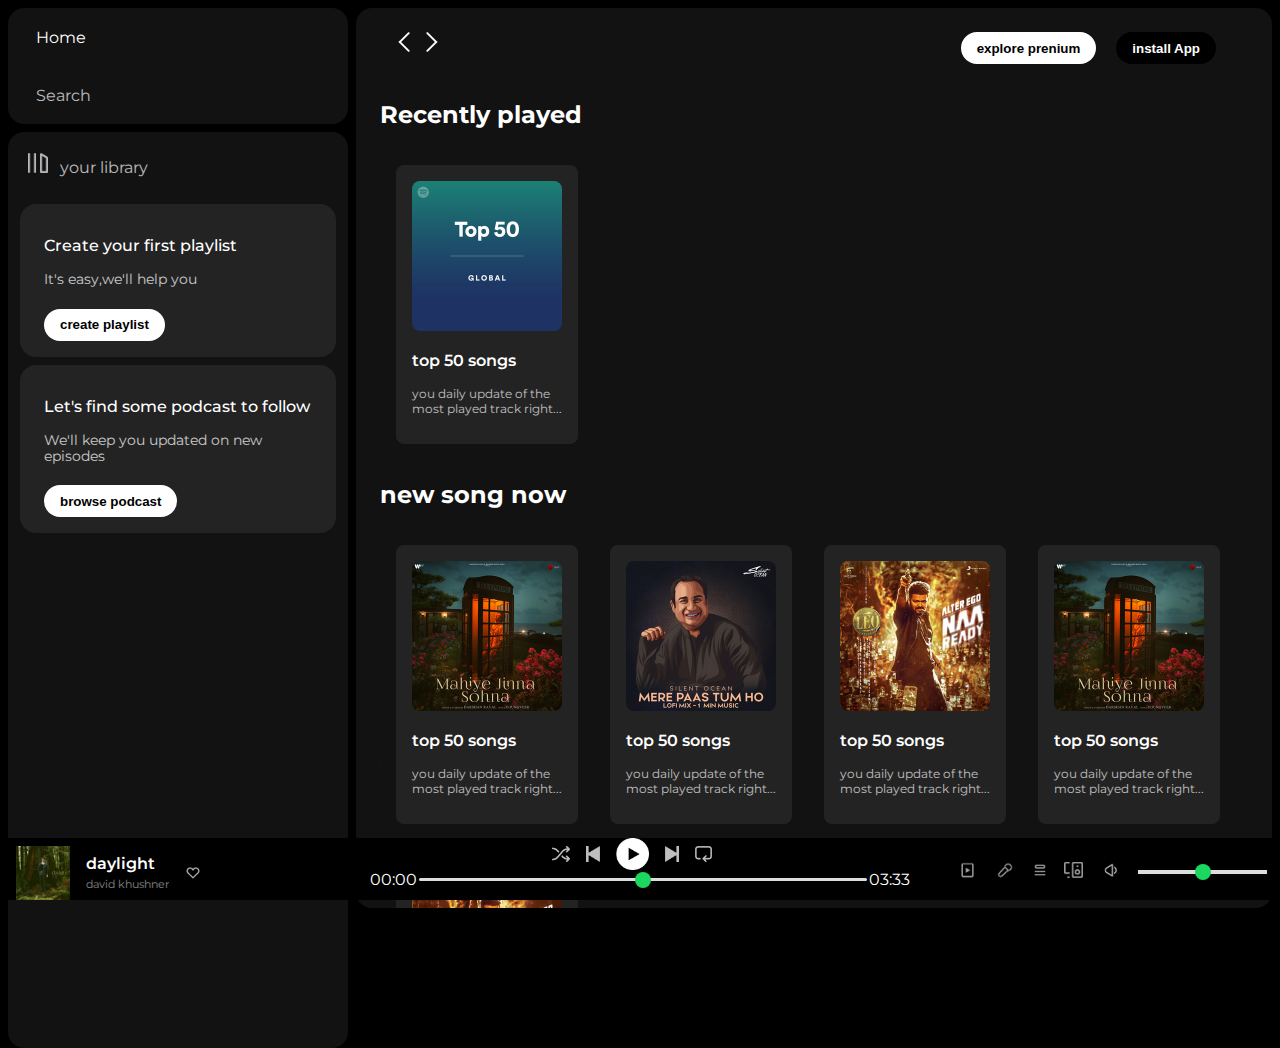
<file: index.html>
<!DOCTYPE html>
<html lang="en">
  <head>
    <meta charset="UTF-8" />
    <meta name="viewport" content="width=device-width, initial-scale=1.0" />

    <link
      rel="stylesheet"
      href="https://cdnjs.cloudflare.com/ajax/libs/font-awesome/6.6.0/css/all.min.css"
      integrity="sha512-Kc323vGBEqzTmouAECnVceyQqyqdsSiqLQISBL29aUW4U/M7pSPA/gEUZQqv1cwx4OnYxTxve5UMg5GT6L4JJg=="
      crossorigin="anonymous"
      referrerpolicy="no-referrer"
    />
    <link rel="icon" href="./spotify/logo.png" />
    <title>Spotify - Web Player: Music for everyone</title>

    <link rel="stylesheet" href="style.css">

    <link rel="preconnect" href="https://fonts.googleapis.com" />
    <link rel="preconnect" href="https://fonts.gstatic.com" crossorigin />
    <link
      href="https://fonts.googleapis.com/css2?family=Montserrat:ital,wght@0,100..900;1,100..900&display=swap"
      rel="stylesheet"
    />
  </head>
  <body>
    <div class="main">
      <div class="sidebar">
        <div class="nav">
          <div class="nav-option" style="opacity: 1;">
            <i class="fa-solid fa-house"></i>
            <a href="#">Home</a>
          </div>
          <div class="nav-option">
            <i class="fa-solid fa-magnifying-glass"></i>
            <a href="#">Search</a>
          </div>
        </div>

        <div class="library">
          <div class="option">
            <div class="lib-option nav-option">
            <img src="./spotify/library_icon.png" alt="library">
            <a href="#">your library</a>
            </div>

            <div class="icon">
              <i class="fa-solid fa-plus"></i>
              <i class="fa-solid fa-arrow-right"></i>
            </div>
          </div>
          <div class="box">
            <p class="box-1">Create your first playlist</p>
            <p class="box-2">It's easy,we'll help you</p>
            <button class="badge">create playlist</button>
          </div>
          <div class="box">
            <p class="box-1">Let's find some podcast to follow</p>
            <p class="box-2">We'll keep you updated on new episodes</p>
            <button class="badge">browse podcast</button>
          </div>
        </div>

       </div>
       <div class="main_content">
          <div class="sticky-nav">
            <div class="sticky-nav-icons">
            <img src="./spotify/backward_icon.png" alt="backward_icon">
            <img src="./spotify/forward_icon.png" alt="forward_icon" class="hide">
            </div>
            <div class="sticky-nav-option">
            <button class="badge common hide">explore prenium</button>
            <button class="badge common dark-badge"><i class="fa-regular fa-circle-down"></i> install App</button>
            <i class="fa-regular fa-user common"></i>
            </div>
          </div>
            <h2>Recently played</h2>
              <div class="card-container">
                <div class="card">
                  <img src="./spotify/card1img.jpeg" alt="top" class="card-img">
                  <p class="card-tittle">top 50 songs</p>
                  <p class="card-info">you daily update of the most played track right...</p>
                </div>
              </div>
              <h2>new song now</h2>
              <div class="card-container">
                <div class="card">
                  <img src="./spotify/card2img.jpeg" alt="top" class="card-img">
                  <p class="card-tittle">top 50 songs</p>
                  <p class="card-info">you daily update of the most played track right...</p>
                </div>

                <div class="card">
                  <img src="./spotify/card3img.jpeg" alt="top" class="card-img">
                  <p class="card-tittle">top 50 songs</p>
                  <p class="card-info">you daily update of the most played track right...</p>
                </div>

                <div class="card">
                  <img src="./spotify/card4img.jpeg" alt="top" class="card-img">
                  <p class="card-tittle">top 50 songs</p>
                  <p class="card-info">you daily update of the most played track right...</p>
                </div>

                <div class="card">
                  <img src="./spotify/card2img.jpeg" alt="top" class="card-img">
                  <p class="card-tittle">top 50 songs</p>
                  <p class="card-info">you daily update of the most played track right...</p>
                </div>

                <div class="card">
                  <img src="./spotify/card4img.jpeg" alt="top" class="card-img">
                  <p class="card-tittle">top 50 songs</p>
                  <p class="card-info">you daily update of the most played track right...</p>
                </div>
              </div>
              <h2>feature chart</h2>
              <div class="card-container">
                <div class="card">
                  <img src="./spotify/card5img.jpeg" alt="top" class="card-img">
                  <p class="card-tittle">top 50 songs</p>
                  <p class="card-info">you daily update of the most played track right...</p>
                </div>
                <div class="card">
                  <img src="./spotify/card6img.jpeg" alt="top" class="card-img">
                  <p class="card-tittle">top 50 songs</p>
                  <p class="card-info">you daily update of the most played track right...</p>
                </div>
           </div>
            <div class="footer">
              <div class="line"></div>
            </div>
           <br><br><br><br><br><br>
      </div>
      <div class="music-player">
        <div class="album">
            <div class="album-content">
              <img src="./spotify/homeword/album_picture.jpeg" class="album-image album-common">
              <div class="album-common" id="para">
              <div><a class="name">daylight</a></div>
              <div><a class="singer">david khushner</a></div>
              </div>
              <img src="./spotify/homeword/album_icon1.png" alt="icon" class="album-icon album-common">
            </div>
        </div>
        <div class="player">
          <div class="player-control">
            <img src="./spotify/player_icon1.png" class="player-control-icon">
            <img src="./spotify/player_icon2.png" class="player-control-icon">
            <img src="./spotify/player_icon3.png" class="player-control-icon" style="opacity: 1; height: 2rem;">
            <img src="./spotify/player_icon4.png" class="player-control-icon">
            <img src="./spotify/player_icon5.png" class="player-control-icon">
          </div>
          <div class="playback-bar">
            <span class="progress-time">00:00</span>
            <input type="range" min="0" max="100" class="process-bar" step="1">
            <span class="progress-time">03:33</span>
          </div>
        </div>
        <div class="control">
          <div class="control-content">
            <img src="./spotify/homeword/controls_icon1.png" class="control-icon">
            <img src="./spotify/homeword/controld_icon2.png" class="control-icon">
            <img src="./spotify/homeword/controls_icon3.png" class="control-icon unique">
            <img src="./spotify/homeword/controls_icon4.png" class="control-icon unique">
            <img src="./spotify/homeword/controls_icon5.png" class="control-icon">
            <input type="range" class="process-bar2 control-icon">
          </div>
        </div>
      </div>
    </div>
  </body>
</html>
</file>
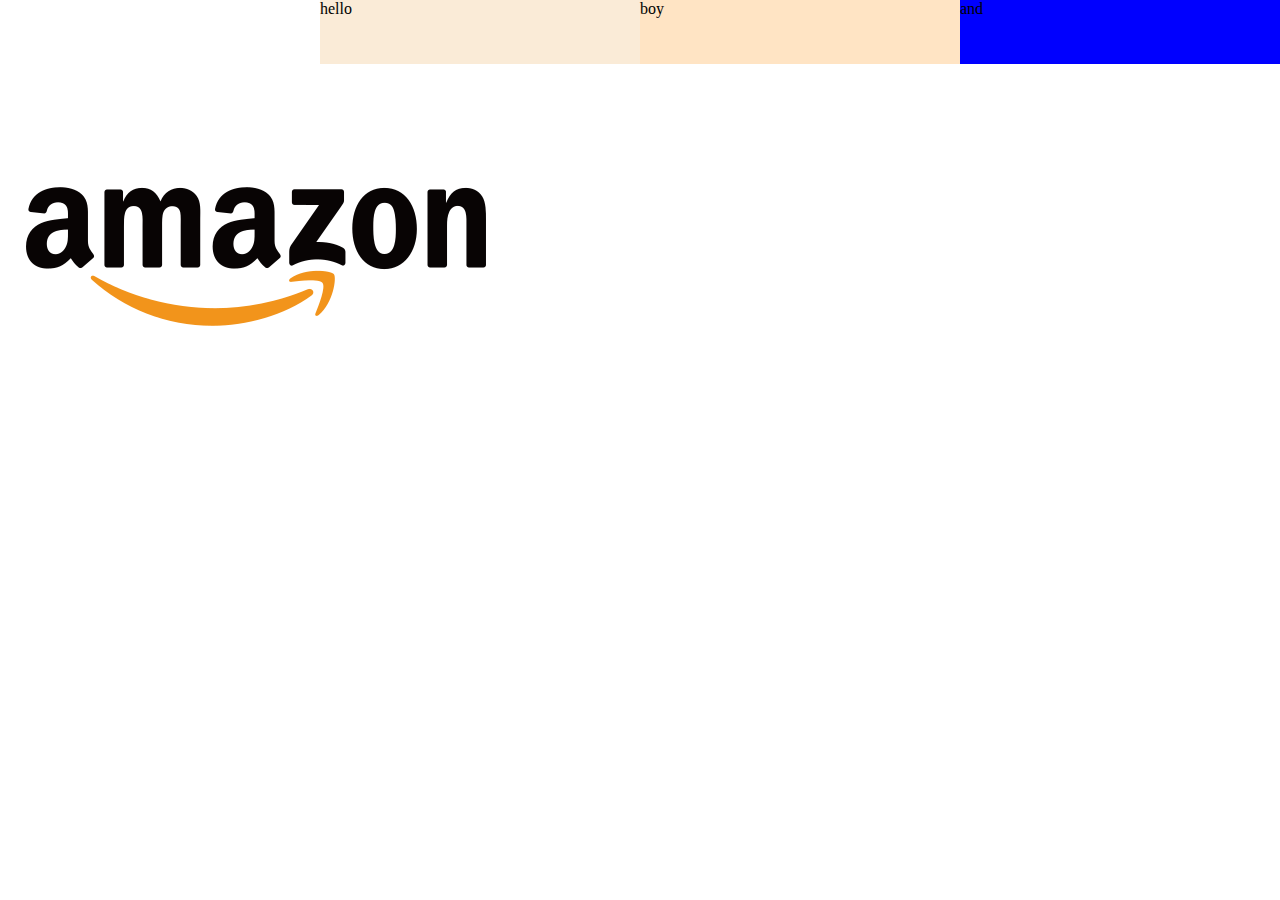
<file: amazon/amazon.html>
<!DOCTYPE html>
<html lang="en">
  <head>
    <meta charset="UTF-8" />
    <meta name="viewport" content="width=device-width, initial-scale=1.0" />
    <link rel="icon" href="amazon_logo_icon_147320.png">
    <title>online shoping site in india:shope online for mobile</title>
    <link rel="stylesheet" href="amazon.css">
  </head>
  <body>
    <div class="main">
        <div class="main_nav">
            <div class="logo"><img src="./amazon.png" alt="amazon"></div>
            <div class="location">hello</div>
            <div class="search">boy</div>
            <div class="login">and</div>
        </div>
        <div class="nav"></div>
        <div class="offer_page"></div>
        <div class="items"></div>
    </div>
  </body>
</html>
</file>
<file: style.css>
body{
    font-family: "Montserrat", sans-serif;
    font-weight: 500px;
    margin: 0;
    overflow: auto;
    background-color: #000;
    color: #fff;
    
}
.main{
    display: flex;
    height: 100vh;
    padding: 0.5rem;
}
.sidebar{
    background-color: black;
    width: 340px;
    border-radius: 1rem;
    margin-right: 0.5rem;
    /* overflow: auto; */
    -ms-overflow-style: none;
    height: 100vh;
}
.main_content{
    background-color:  #121212;
    flex: 1;
    overflow: auto; 
    border-radius: 1rem;
    width: 100vh;
    padding: 0 1.5rem 0 1.5rem;
}
.music-player{ /*isko change hi nahi kiye thai. */
    background-color: black;
    position: fixed;
    bottom: 0;
    left: 0;
    width: 100%;
    height: 62px;
}
a{
    text-decoration: none;
    color: #fff;
}
.nav{
    background-color: #121212;
    border-radius: 1rem;
    display: flex;
    flex-direction: column;
    height: 100px;
    justify-content: center;
    padding:0.5rem 0.75rem;
}
.nav-option{
   line-height: 2.5rem;
   opacity: 0.7;
   padding: 0.5rem;
}
.nav-option a{
   margin-left: 0.5rem;
   font-size: 1rem;
}
.nav-option:hover{
    opacity: 1;
}
.nav-option i{
    font-size: 1.25rem;
}
.option{
    display: flex;
    justify-content: space-between;
    align-items: center;
}
.library{
    background-color: #121212;
    border-radius: 1rem;
    height: 100vh;
    margin-top: 0.5rem;
    padding: 0.5rem 0.75rem;
}
.lib-option img{
    height: 1.25rem;
    width: 1.25rem;
}
.icon{
    height: 1rem;
    display: flex;
}
.icon i{
    opacity: 0.7;
    margin-right: 1rem;
}
.icon i:hover{
    opacity: 1;
}
.box{
    background-color: #232323;
    border-radius: 1rem;
    /* height: 8rem; */
    margin: 0.5rem 0 0.5rem 0;
    padding:1rem 1.5rem;
    
}
.box-1{
    font-size: 1rem;
    font-weight: 500;
}
.box-2{
    font-size: 0.85rem;
    opacity: 0.75;
}
.badge{
     background-color: #fff;
     border: none;
     border-radius: 100px;
     padding: 0.25rem 1rem;
     font-weight: 700;
     margin-top: 0.5rem;
     height: 2rem;
     width: fit-content;
}
.dark-badge{
    background-color: #000;
    color: #fff;
}
.sticky-nav{
    background: #121212;
    position: sticky;
    top: 0;
    display: flex;
    justify-content: space-between;
    align-items: center;
    padding: 1rem 0 1rem 0;
    z-index: 10;
}
.sticky-nav-icons {
    margin-left: 0.75rem;
}
.common{
    margin-right: 1rem;
}
@media (max-width:1000px){
    .hide{
        display: none;
    }
}
.card{
    background-color: #232323;
    width: 150px;
    border-radius: 0.5rem;
    padding: 1rem;
    margin: 1rem;
}
.card-container{
    display: flex;
    flex-wrap: wrap;
}
.card-img{
    width: 100%;
    border-radius: 0.5rem;
}
.card-tittle{
    font-weight: 600;
}
.card-info{
    font-size: 0.75rem;
    opacity: 0.7;
}
.footer{
    height: 30%;
    width: 100%;
    display: flex;
    flex-direction: column;
    justify-content: center;
    align-items: center;
}
.line{
    border-top: 1px solid white;
    opacity: 0.4;
    width: 50%;
    height: 100px;
}
.music-player{
    display: flex;

}
.album{
    width: 25%;

}
.player{
    width: 50%;

}
.control{
    width: 25%;

}
.player-control{
    display: flex;
    justify-content: center;
    align-items: center;
}
.player-control-icon{
    height: 1rem;
    margin-right: 1rem;
    opacity: 0.75;
}
.player-control-icon:hover{
    opacity: 1;
}
.playback-bar{
    display: flex;
    justify-content: center;  
    align-items: center;
}
.process-bar{
    appearance: none;
    width: 70%;
    background-color: transparent;
    cursor: pointer;
}
.process-bar::-webkit-slider-runnable-track{
    background-color: #ddd;
    height: 0.2rem;
    border-radius: 1rem;
}
.process-bar::-webkit-slider-thumb{
    appearance: none;
    background-color: #1bd760;
    height: 1rem;
    width: 1rem;
    border-radius: 50%;
    margin-top:-6px;
}
.album-content{
    margin-top: 0.5rem;
    display: flex;
    align-items: center;
    width: 100%;
}
.name{
    font-size: 1rem;
    font-weight: 600;
}
.album-icon{
    height:1rem;
    opacity: 0.7;
}
.album-icon:hover{
    opacity: 1;
}
.album-image{
    height: 54px;
}
.singer{
    font-size: 0.7rem;
    opacity: 0.5;
}
.album-common{
    margin-left: 1rem;
}
#para a:hover{
    text-decoration: underline;
    cursor: pointer;
}
.control-content{
    display: flex;
    justify-content: center;
    margin-top: 1rem;
}
.control-icon{
    height: 2rem;
    margin-right: 1rem;
}
.control-content .unique{
    height: 1rem;
    margin-top: 0.5rem;
    opacity: 0.6;
}
.process-bar2{
    appearance: none;
    background-color: transparent;

}
.process-bar2::-webkit-slider-runnable-track{
    background-color: #ddd;
    height: 0.2rem;
}
.process-bar2::-webkit-slider-thumb{
    appearance: none;
    height: 1rem;
    width: 1rem;
    background-color: #1bd760;
    border-radius: 50%;
    margin-top: -6px;
    
}
.process-bar2:hover{
    cursor: pointer;
}
</file>
<file: amazon/amazon.css>
body{
    margin: 0;
}

.main_nav{
    display: flex;
    justify-content: space-evenly;
}
.logo{
    width: 25%;
    height: 4em;
}
.location{
    background-color: antiquewhite;
    width: 25%;
}
.search{
    background-color: bisque;
    width: 25%;
}
.login{
    background-color: blue;
    width: 25%;
}
.logo img{
}
</file>
